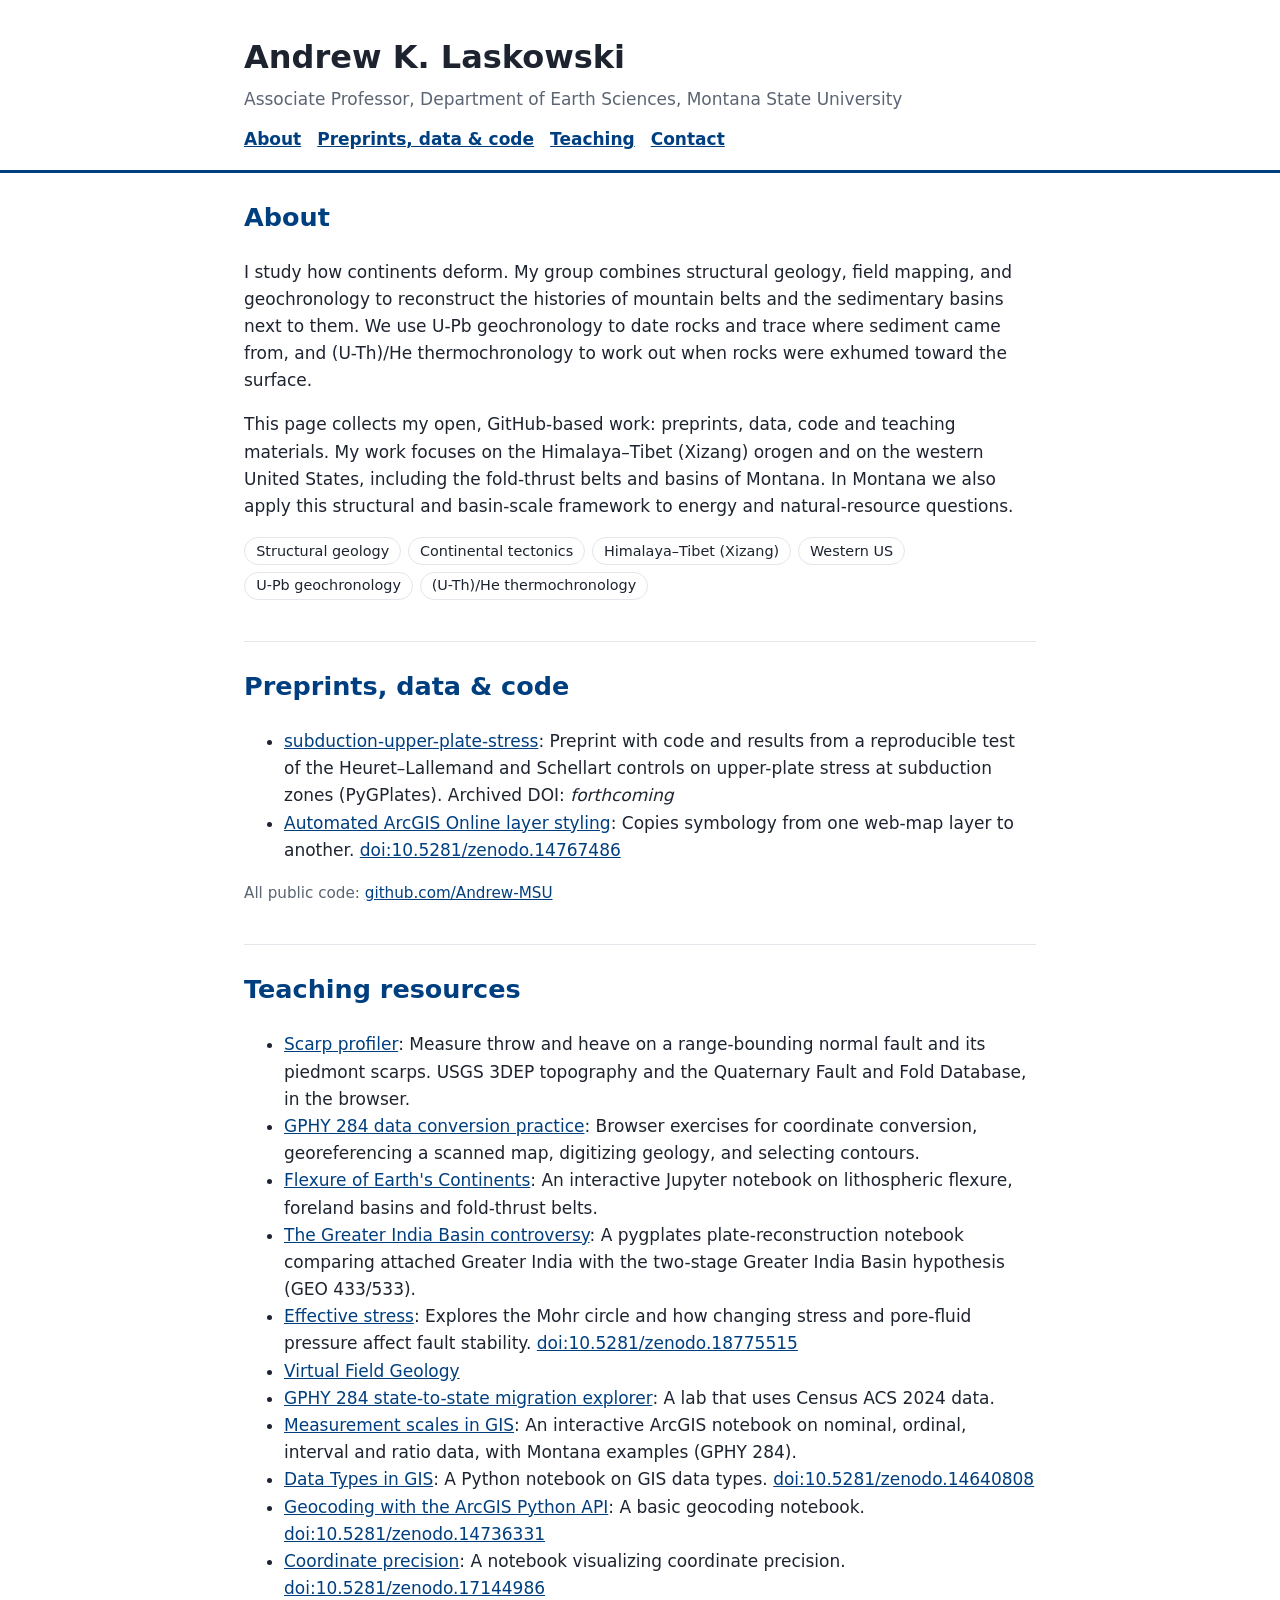
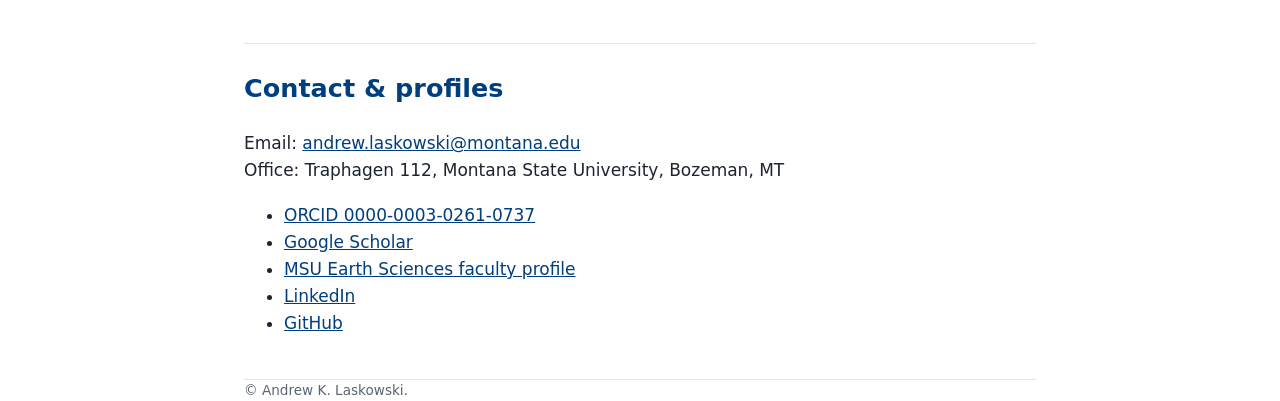
<file: index.html>
<!doctype html>
<html lang="en"><head><meta charset="utf-8"><meta name="viewport" content="width=device-width,initial-scale=1">
<title>Andrew K. Laskowski | Code, Data &amp; Teaching Resources</title>
<meta name="description" content="Open code, data and teaching resources of Andrew K. Laskowski, Associate Professor of Earth Sciences at Montana State University.">
<link rel="stylesheet" href="style.css"></head><body>
<a class="skip" href="#main">Skip to content</a>
<header><div class="wrap"><h1>Andrew K. Laskowski</h1>
<p>Associate Professor, Department of Earth Sciences, Montana State University</p>
<nav aria-label="Sections"><a href="#research">About</a><a href="#code">Preprints, data &amp; code</a><a href="#teaching">Teaching</a><a href="#contact">Contact</a></nav></div></header>
<main id="main" class="wrap">
<section id="research"><h2>About</h2>
<p>I study how continents deform. My group combines structural geology, field mapping, and geochronology to reconstruct the histories of mountain belts and the sedimentary basins next to them. We use U-Pb geochronology to date rocks and trace where sediment came from, and (U-Th)/He thermochronology to work out when rocks were exhumed toward the surface.</p>
<p>This page collects my open, GitHub-based work: preprints, data, code and teaching materials. My work focuses on the Himalaya–Tibet (Xizang) orogen and on the western United States, including the fold-thrust belts and basins of Montana. In Montana we also apply this structural and basin-scale framework to energy and natural-resource questions.</p>
<ul class="tags" aria-label="Research areas"><li>Structural geology</li><li>Continental tectonics</li><li>Himalaya–Tibet (Xizang)</li><li>Western US</li><li>U-Pb geochronology</li><li>(U-Th)/He thermochronology</li></ul>
</section>
<section id="code"><h2>Preprints, data &amp; code</h2><ul>
<li><a href="https://github.com/Andrew-MSU/subduction-upper-plate-stress">subduction-upper-plate-stress</a>: Preprint with code and results from a reproducible test of the Heuret–Lallemand and Schellart controls on upper-plate stress at subduction zones (PyGPlates). <!-- ZENODO_DOI -->Archived DOI: <em>forthcoming</em><!-- /ZENODO_DOI --></li>
<li><a href="https://github.com/Andrew-MSU/arcgis-online-layer-styling">Automated ArcGIS Online layer styling</a>: Copies symbology from one web-map layer to another. <a href="https://doi.org/10.5281/zenodo.14767486">doi:10.5281/zenodo.14767486</a></li>
</ul><p class="note">All public code: <a href="https://github.com/Andrew-MSU">github.com/Andrew-MSU</a></p></section>
<section id="teaching"><h2>Teaching resources</h2><ul>
<li><a href="scarp-profiler/">Scarp profiler</a>: Measure throw and heave on a range-bounding normal fault and its piedmont scarps. USGS 3DEP topography and the Quaternary Fault and Fold Database, in the browser.</li>
<li><a href="teaching/gphy284/lab10-practice/">GPHY 284 data conversion practice</a>: Browser exercises for coordinate conversion, georeferencing a scanned map, digitizing geology, and selecting contours.</li>
<li><a href="https://github.com/Andrew-MSU/flexure-of-earths-continents">Flexure of Earth's Continents</a>: An interactive Jupyter notebook on lithospheric flexure, foreland basins and fold-thrust belts.</li>
<li><a href="https://github.com/Andrew-MSU/greater-india-basin">The Greater India Basin controversy</a>: A pygplates plate-reconstruction notebook comparing attached Greater India with the two-stage Greater India Basin hypothesis (GEO 433/533).</li>
<li><a href="https://github.com/Andrew-MSU/effectivestress">Effective stress</a>: Explores the Mohr circle and how changing stress and pore-fluid pressure affect fault stability. <a href="https://doi.org/10.5281/zenodo.18775515">doi:10.5281/zenodo.18775515</a></li>
<li><a href="https://github.com/Andrew-MSU/Virtual-Field-Geology">Virtual Field Geology</a></li>
<li><a href="https://github.com/Andrew-MSU/gphy284-state-migration">GPHY 284 state-to-state migration explorer</a>: A lab that uses Census ACS 2024 data.</li>
<li><a href="https://github.com/Andrew-MSU/measurement-scales-notebook">Measurement scales in GIS</a>: An interactive ArcGIS notebook on nominal, ordinal, interval and ratio data, with Montana examples (GPHY 284).</li>
<li><a href="https://github.com/Andrew-MSU/gis-data-types-notebook">Data Types in GIS</a>: A Python notebook on GIS data types. <a href="https://doi.org/10.5281/zenodo.14640808">doi:10.5281/zenodo.14640808</a></li>
<li><a href="https://github.com/Andrew-MSU/arcgis-geocoding-notebook">Geocoding with the ArcGIS Python API</a>: A basic geocoding notebook. <a href="https://doi.org/10.5281/zenodo.14736331">doi:10.5281/zenodo.14736331</a></li>
<li><a href="https://github.com/Andrew-MSU/coordinate-precision-notebook">Coordinate precision</a>: A notebook visualizing coordinate precision. <a href="https://doi.org/10.5281/zenodo.17144986">doi:10.5281/zenodo.17144986</a></li>
</ul></section>
<section id="contact"><h2>Contact &amp; profiles</h2>
<p>Email: <a href="mailto:andrew.laskowski@montana.edu">andrew.laskowski@montana.edu</a><br>Office: Traphagen 112, Montana State University, Bozeman, MT</p>
<ul><li><a href="https://orcid.org/0000-0003-0261-0737">ORCID 0000-0003-0261-0737</a></li>
<li><a href="https://scholar.google.com/citations?user=Nd6IOVIAAAAJ">Google Scholar</a></li>
<li><a href="https://www.montana.edu/earthsciences/directory/2079082/andrew-laskowski">MSU Earth Sciences faculty profile</a></li>
<li><a href="https://linkedin.com/in/laskowskiandrew406">LinkedIn</a></li>
<li><a href="https://github.com/Andrew-MSU">GitHub</a></li></ul></section>
</main><footer class="wrap">© Andrew K. Laskowski.</footer>
</body></html>
</file>
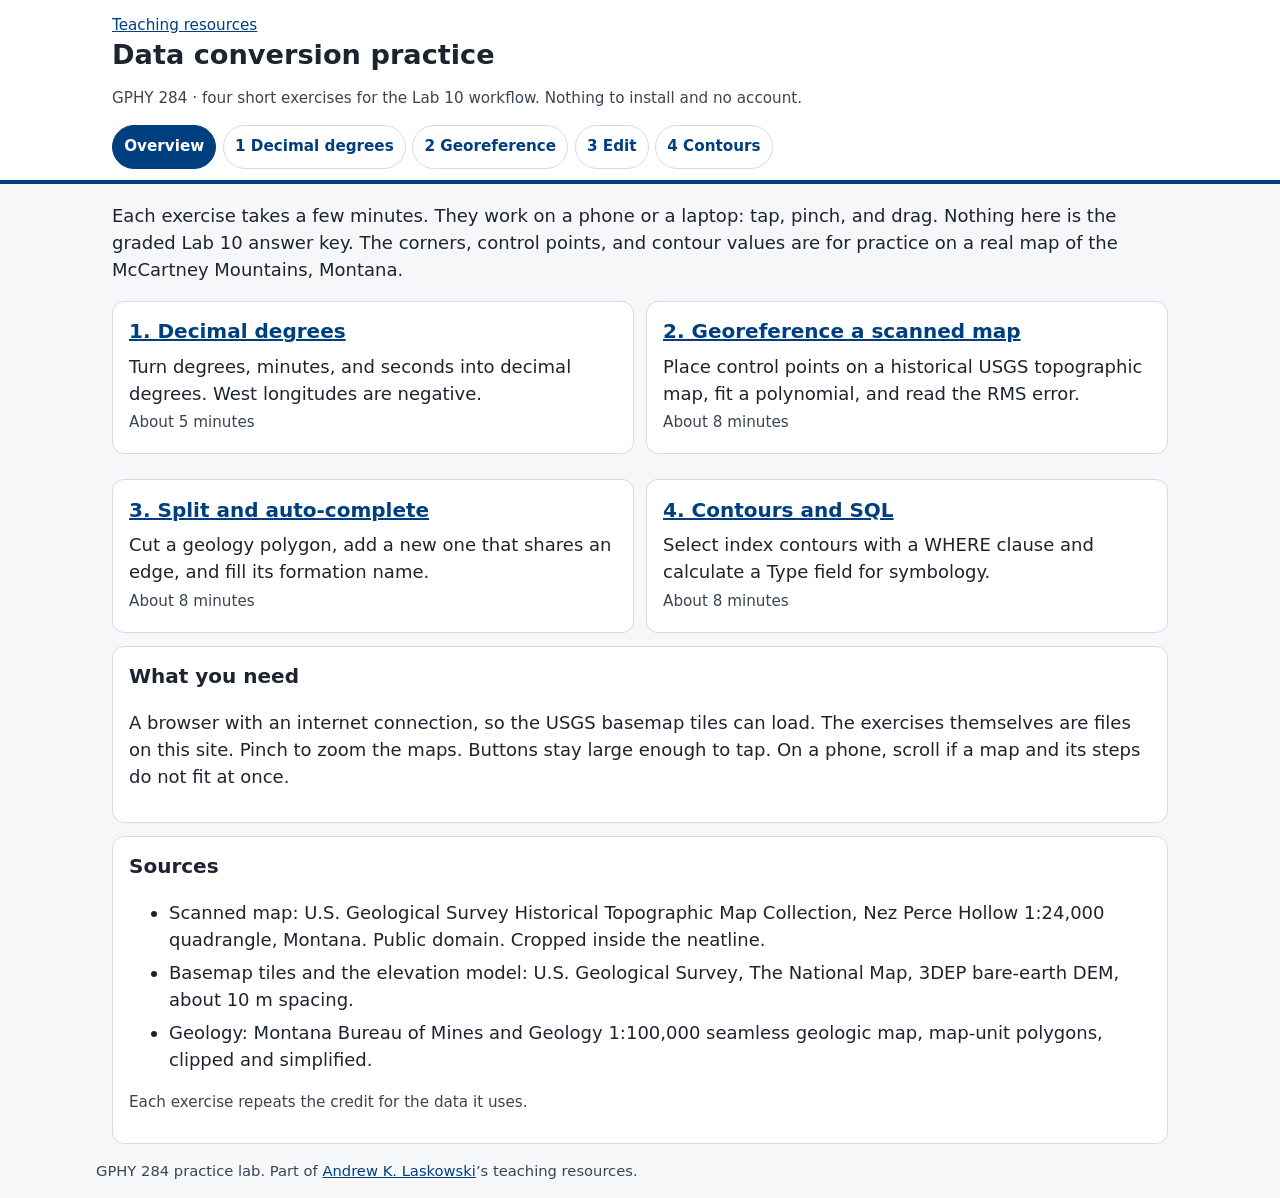
<file: teaching/gphy284/lab10-practice/index.html>
<!DOCTYPE html>
<html lang="en">
<head>
<meta charset="utf-8">
<meta name="viewport" content="width=device-width, initial-scale=1">
<title>Data conversion practice | GPHY 284</title>
<meta name="description" content="Browser practice for coordinate conversion, georeferencing, digitizing geology, and contour selection.">
<link rel="stylesheet" href="css/lab.css">
</head>
<body>
<a class="skip" href="#main">Skip to content</a>
<header class="site">
<div class="wrap">
<p class="crumb"><a href="../../../index.html#teaching">Teaching resources</a></p>
<h1>Data conversion practice</h1>
<p class="meta">GPHY 284 · four short exercises for the Lab 10 workflow. Nothing to install and no account.</p>
<nav class="exnav" aria-label="Exercises">
<a href="index.html" aria-current="page">Overview</a>
<a href="dms.html">1 Decimal degrees</a>
<a href="georeference.html">2 Georeference</a>
<a href="editing.html">3 Edit</a>
<a href="contours.html">4 Contours</a>
</nav>
</div>
</header>
<main id="main" class="wrap">
<p>Each exercise takes a few minutes. They work on a phone or a laptop: tap, pinch, and drag. Nothing here is the graded Lab 10 answer key. The corners, control points, and contour values are for practice on a real map of the McCartney Mountains, Montana.</p>
<div class="grid cards">
<article class="card">
<h2><a href="dms.html">1. Decimal degrees</a></h2>
<p data-done="dms">Turn degrees, minutes, and seconds into decimal degrees. West longitudes are negative.</p>
<p class="meta">About 5 minutes</p>
</article>
<article class="card">
<h2><a href="georeference.html">2. Georeference a scanned map</a></h2>
<p data-done="georef">Place control points on a historical USGS topographic map, fit a polynomial, and read the RMS error.</p>
<p class="meta">About 8 minutes</p>
</article>
<article class="card">
<h2><a href="editing.html">3. Split and auto-complete</a></h2>
<p data-done="edit">Cut a geology polygon, add a new one that shares an edge, and fill its formation name.</p>
<p class="meta">About 8 minutes</p>
</article>
<article class="card">
<h2><a href="contours.html">4. Contours and SQL</a></h2>
<p data-done="contours">Select index contours with a WHERE clause and calculate a Type field for symbology.</p>
<p class="meta">About 8 minutes</p>
</article>
</div>
<section class="note">
<h2>What you need</h2>
<p>A browser with an internet connection, so the USGS basemap tiles can load. The exercises themselves are files on this site. Pinch to zoom the maps. Buttons stay large enough to tap. On a phone, scroll if a map and its steps do not fit at once.</p>
</section>
<section class="note">
<h2>Sources</h2>
<ul>
<li>Scanned map: U.S. Geological Survey Historical Topographic Map Collection, Nez Perce Hollow 1:24,000 quadrangle, Montana. Public domain. Cropped inside the neatline.</li>
<li>Basemap tiles and the elevation model: U.S. Geological Survey, The National Map, 3DEP bare-earth DEM, about 10 m spacing.</li>
<li>Geology: Montana Bureau of Mines and Geology 1:100,000 seamless geologic map, map-unit polygons, clipped and simplified.</li>
</ul>
<p class="meta">Each exercise repeats the credit for the data it uses.</p>
</section>
</main>
<footer class="site wrap">GPHY 284 practice lab. Part of <a href="../../../index.html">Andrew K. Laskowski</a>’s teaching resources.</footer>
<script src="js/store.js"></script>
<script src="js/home.js"></script>
</body>
</html>
</file>
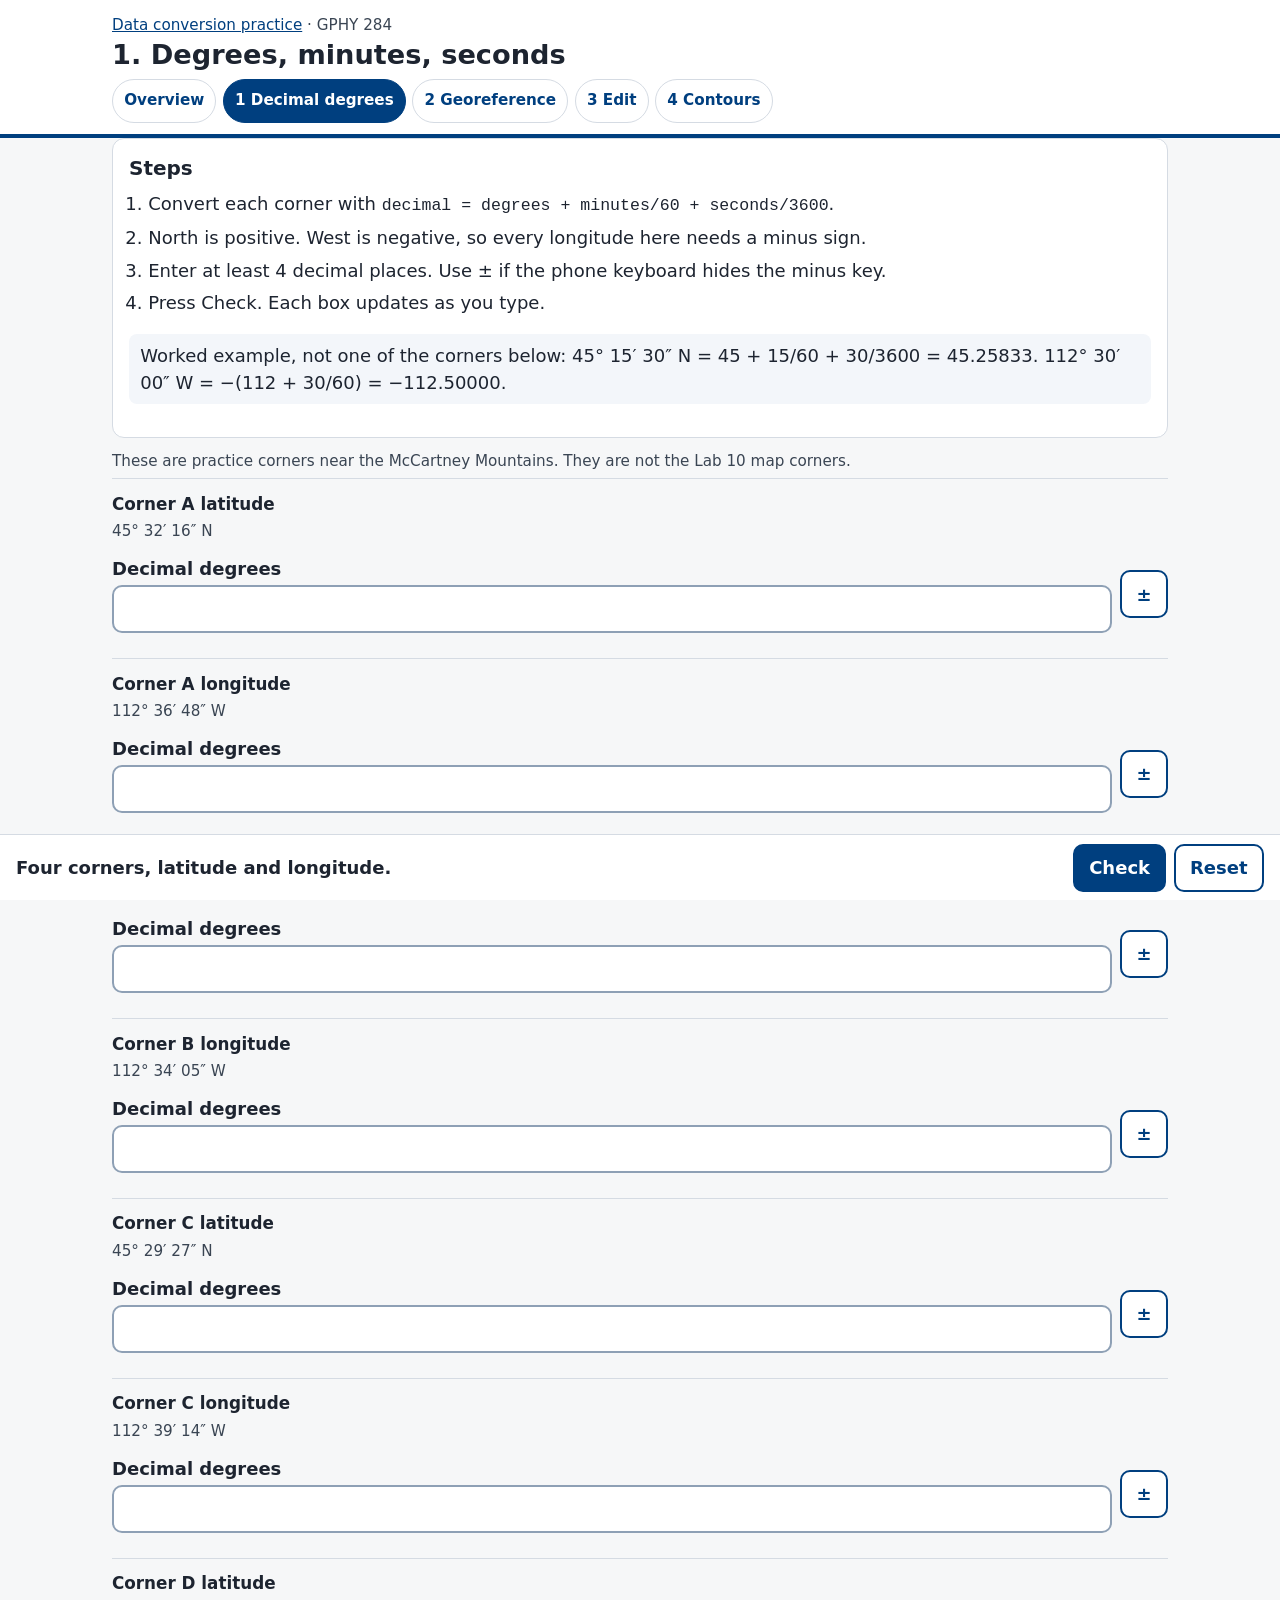
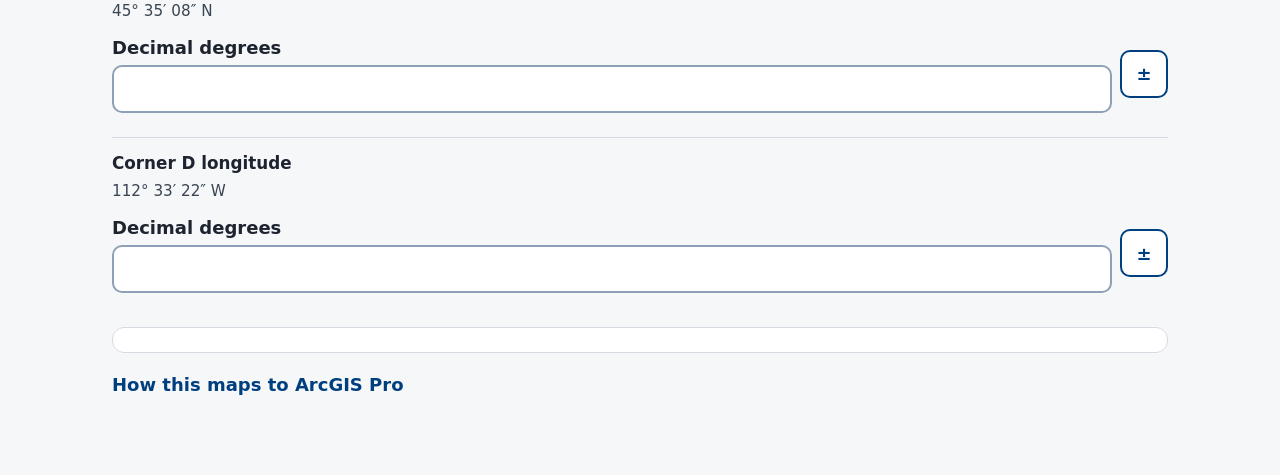
<file: teaching/gphy284/lab10-practice/dms.html>
<!DOCTYPE html>
<html lang="en">
<head>
<meta charset="utf-8">
<meta name="viewport" content="width=device-width, initial-scale=1">
<title>1 · Decimal degrees | GPHY 284 practice</title>
<link rel="stylesheet" href="css/lab.css">
</head>
<body>
<a class="skip" href="#main">Skip to content</a>
<header class="site">
<div class="wrap">
<p class="crumb"><a href="index.html">Data conversion practice</a> · GPHY 284</p>
<h1>1. Degrees, minutes, seconds</h1>
<nav class="exnav" aria-label="Exercises">
<a href="index.html">Overview</a>
<a href="dms.html" aria-current="page">1 Decimal degrees</a>
<a href="georeference.html">2 Georeference</a>
<a href="editing.html">3 Edit</a>
<a href="contours.html">4 Contours</a>
</nav>
</div>
</header>
<main id="main" class="wrap">
<section class="steps">
<h2>Steps</h2>
<ol>
<li>Convert each corner with <span class="mono">decimal = degrees + minutes/60 + seconds/3600</span>.</li>
<li>North is positive. West is negative, so every longitude here needs a minus sign.</li>
<li>Enter at least 4 decimal places. Use ± if the phone keyboard hides the minus key.</li>
<li>Press Check. Each box updates as you type.</li>
</ol>
<p class="formula">Worked example, not one of the corners below: 45° 15′ 30″ N = 45 + 15/60 + 30/3600 = 45.25833. 112° 30′ 00″ W = −(112 + 30/60) = −112.50000.</p>
</section>
<p class="hint">These are practice corners near the McCartney Mountains. They are not the Lab 10 map corners.</p>
<div id="problems"></div>
<div id="feedback" class="feedback" role="status" aria-live="polite"></div>
<details>
<summary>How this maps to ArcGIS Pro</summary>
<p>Lab 10 gives the scanned map’s corner coordinates in degrees, minutes, and seconds. You convert them to decimal degrees before typing control points. In the Georeference tab, Add Control Points can take a typed location as well as a click. West of Greenwich is a negative longitude.</p>
</details>
</main>
<div class="toolbar">
<p id="status">Four corners, latitude and longitude.</p>
<button type="button" id="check">Check</button>
<button type="button" id="reset" class="secondary">Reset</button>
</div>
<script src="js/store.js"></script>
<script src="js/dms.js"></script>
</body>
</html>
</file>
<file: style.css>
:root{--fg:#1d2430;--mut:#5b6573;--acc:#003f7f;--bg:#fff;--line:#e3e6ea}
*{box-sizing:border-box}body{margin:0;font:17px/1.6 system-ui,-apple-system,"Segoe UI",Roboto,sans-serif;color:var(--fg);background:var(--bg)}
.wrap{max-width:52rem;margin:0 auto;padding:0 1.25rem}
header{border-bottom:3px solid var(--acc);padding:2rem 0 1rem}header h1{margin:0;font-size:2rem}header p{margin:.2rem 0;color:var(--mut)}
nav{display:flex;flex-wrap:wrap;gap:1rem;margin-top:.8rem}nav a{font-weight:600}
a{color:var(--acc)}a:focus{outline:2px solid var(--acc);outline-offset:2px}
section{padding:1.5rem 0;border-bottom:1px solid var(--line)}h2{color:var(--acc);margin-top:0}h3{margin:1.2rem 0 .3rem;font-size:1.05rem}
ul.pubs{padding-left:1.1rem}ul.pubs li{margin:.35rem 0}.t{font-weight:500}.note{color:var(--mut);font-size:.95rem}
.tags{list-style:none;padding:0;display:flex;flex-wrap:wrap;gap:.4rem}.tags li{border:1px solid var(--line);border-radius:1rem;padding:.1rem .7rem;font-size:.9rem}
footer{color:var(--mut);font-size:.85rem;padding:1.5rem 0}
.skip{position:absolute;left:-999px}.skip:focus{left:1rem;top:1rem;background:#fff;padding:.5rem}
</file>
<file: teaching/gphy284/lab10-practice/css/lab.css>
:root {
  --fg: #1d2430;
  --mut: #3a4553;
  --acc: #003f7f;
  --acc-d: #002a56;
  --bg: #f6f7f8;
  --card: #fff;
  --line: #d5dbe3;
  --ok: #0d5c32;
  --ok-bg: #e6f6ec;
  --bad: #8a1c13;
  --bad-bg: #fdecea;
  --warn: #6b4708;
  --warn-bg: #fff4df;
  --tap: 48px;
  color-scheme: light;
}
* { box-sizing: border-box; }
html { scroll-behavior: auto; }
body {
  margin: 0;
  font: 18px/1.5 system-ui, -apple-system, "Segoe UI", Roboto, sans-serif;
  color: var(--fg);
  background: var(--bg);
}
img { max-width: 100%; }
a { color: var(--acc); }
a:focus-visible, button:focus-visible, input:focus-visible, summary:focus-visible {
  outline: 3px solid #111;
  outline-offset: 2px;
}
.skip {
  position: absolute;
  left: -999px;
  top: 0;
}
.skip:focus {
  left: 0.75rem;
  top: 0.75rem;
  background: #fff;
  padding: 0.5rem 0.75rem;
  z-index: 10;
}
.wrap { max-width: 68rem; margin: 0 auto; padding: 0 1rem; }
header.site {
  background: #fff;
  border-bottom: 4px solid var(--acc);
  padding: 0.85rem 0 0.7rem;
}
.crumb { margin: 0; color: var(--mut); font-size: 0.95rem; }
h1 { font-size: 1.7rem; line-height: 1.2; margin: 0.15rem 0 0.45rem; }
h2 { font-size: 1.25rem; margin: 0 0 0.4rem; }
.exnav { display: flex; flex-wrap: wrap; gap: 0.4rem; }
.exnav a {
  display: inline-flex;
  align-items: center;
  min-height: 44px;
  padding: 0.2rem 0.7rem;
  border: 1px solid var(--line);
  border-radius: 999px;
  text-decoration: none;
  background: #fff;
  font-weight: 650;
  font-size: 0.95rem;
}
.exnav a[aria-current="page"] { background: var(--acc); color: #fff; border-color: var(--acc); }
main { padding: 1rem 0 6.5rem; }
.card, .steps, .note, .feedback, .table-wrap, .point, .prose {
  background: var(--card);
  border: 1px solid var(--line);
  border-radius: 12px;
}
.steps, .note, .card { padding: 0.9rem 1rem; margin: 0 0 0.8rem; }
.steps ol, .note ol { margin: 0.2rem 0 0; padding-left: 1.2rem; }
.steps li, .note li { margin: 0.35rem 0; }
.grid { display: grid; gap: 0.75rem; }
@media (min-width: 800px) {
  .grid.cards { grid-template-columns: 1fr 1fr; }
}
.card h2 { margin-top: 0; }
.card p { margin: 0.3rem 0; }
.meta { color: var(--mut); font-size: 0.95rem; }
.btn, button, .exnav a.btn {
  font: inherit;
  font-weight: 650;
  min-height: var(--tap);
  padding: 0.45rem 0.9rem;
  border-radius: 10px;
  border: 2px solid var(--acc);
  background: var(--acc);
  color: #fff;
  cursor: pointer;
  text-decoration: none;
  display: inline-flex;
  align-items: center;
  justify-content: center;
  gap: 0.35rem;
}
button.secondary, .btn.secondary { background: #fff; color: var(--acc); }
button:disabled { opacity: 0.45; cursor: not-allowed; }
button.danger { background: #fff; color: var(--bad); border-color: var(--bad); }
.row { display: flex; flex-wrap: wrap; gap: 0.5rem; align-items: center; }
label.field { display: flex; flex-direction: column; gap: 0.2rem; font-weight: 650; margin: 0.45rem 0; }
input[type="text"], input[type="number"], input:not([type]) {
  font: inherit;
  font-size: 16px;
  min-height: var(--tap);
  padding: 0.4rem 0.6rem;
  border: 2px solid #8ea0b5;
  border-radius: 10px;
  width: 100%;
  background: #fff;
  color: var(--fg);
}
.pair { display: grid; gap: 0.5rem; }
@media (min-width: 700px) { .pair { grid-template-columns: 1fr 1fr; } }
.problem { padding: 0.8rem 0; border-top: 1px solid var(--line); }
.problem h3 { margin: 0 0 0.2rem; font-size: 1.05rem; }
.hint { color: var(--mut); font-size: 0.95rem; margin: 0.15rem 0 0.3rem; }
.flag { font-weight: 700; }
.flag.ok { color: var(--ok); }
.flag.bad { color: var(--bad); }
.feedback { padding: 0.75rem 0.9rem; margin: 0.6rem 0; }
.feedback.ok { background: var(--ok-bg); color: var(--ok); border-color: #b7e0c6; }
.feedback.bad { background: var(--bad-bg); color: var(--bad); border-color: #f3c1bb; }
.feedback.warn { background: var(--warn-bg); color: var(--warn); border-color: #efd3a4; }
.toolbar {
  position: sticky;
  bottom: 0;
  z-index: 500;
  background: #fff;
  border-top: 1px solid var(--line);
  padding: 0.55rem 1rem calc(0.55rem + env(safe-area-inset-bottom));
  display: flex;
  flex-wrap: wrap;
  gap: 0.45rem;
  align-items: center;
}
.toolbar p { margin: 0; flex: 1 1 12rem; font-weight: 650; }
.stage { display: grid; gap: 0.7rem; }
@media (min-width: 960px) {
  .stage { grid-template-columns: 1fr 1fr; align-items: stretch; }
}
.map, .viewer {
  height: 52vh;
  min-height: 280px;
  background: #e7e1d6;
  border: 1px solid var(--line);
  border-radius: 12px;
  position: relative;
  overflow: hidden;
}
@media (min-width: 960px) {
  .map, .viewer { height: 68vh; }
}
.viewer { touch-action: none; }
.viewer img {
  position: absolute;
  transform-origin: 0 0;
  max-width: none;
  user-select: none;
  -webkit-user-drag: none;
}
.viewer .tools {
  position: absolute;
  top: 0.4rem;
  right: 0.4rem;
  display: flex;
  flex-direction: column;
  gap: 0.3rem;
  z-index: 2;
}
.viewer .tools button, .leaflet-control-zoom a {
  width: 44px !important;
  height: 44px !important;
  line-height: 40px !important;
  font-size: 22px !important;
  padding: 0;
}
.pin {
  position: absolute;
  width: 44px;
  height: 44px;
  margin: -22px 0 0 -22px;
  border-radius: 50%;
  border: 2px solid #fff;
  background: var(--acc);
  color: #fff;
  font-weight: 750;
  z-index: 3;
  touch-action: none;
  box-shadow: 0 1px 4px rgba(0,0,0,.35);
}
.pin.pending { background: var(--warn); color: #fff; }
.point-list { list-style: none; padding: 0; margin: 0.4rem 0; display: grid; gap: 0.4rem; }
.point {
  padding: 0.45rem 0.6rem;
  display: flex;
  gap: 0.5rem;
  align-items: center;
  justify-content: space-between;
}
.point button { min-height: 44px; }
.leaflet-container { font: inherit; background: #e7e1d6; height: 100%; width: 100%; }
.leaflet-control-attribution { font-size: 12px; }
.seg { display: flex; flex-wrap: wrap; gap: 0.4rem; }
.seg button[aria-pressed="true"] { background: var(--acc); color: #fff; }
.seg button[aria-pressed="false"] { background: #fff; color: var(--acc); }
.table-wrap { overflow-x: auto; margin: 0.6rem 0; }
table { width: 100%; border-collapse: collapse; font-size: 0.98rem; }
th, td { text-align: left; padding: 0.45rem 0.5rem; border-bottom: 1px solid var(--line); white-space: nowrap; }
th { background: #f0f3f7; }
tr.selected td { background: #e7f0fb; }
details { margin: 0.6rem 0 0.2rem; }
summary {
  min-height: 44px;
  display: flex;
  align-items: center;
  cursor: pointer;
  font-weight: 750;
  color: var(--acc);
}
code, .mono { font-family: ui-monospace, SFMono-Regular, Menlo, Consolas, monospace; font-size: 0.92em; }
.legend { display: flex; flex-wrap: wrap; gap: 0.45rem 0.8rem; margin: 0.4rem 0; }
.swatch { display: inline-flex; align-items: center; gap: 0.35rem; }
.swatch i { width: 1.1rem; height: 1.1rem; border: 1px solid #222; display: inline-block; }
.formula { background: #f3f6fa; border-radius: 8px; padding: 0.5rem 0.7rem; }
footer.site { color: var(--mut); font-size: 0.92rem; padding: 0.2rem 0 1rem; }
.split-tip {
  background: #111;
  color: #fff;
  border: 0;
  font-weight: 700;
  pointer-events: none;
}
.split-tip:before { border-top-color: #111; }
@media (prefers-reduced-motion: reduce) {
  html { scroll-behavior: auto; }
}
</file>
